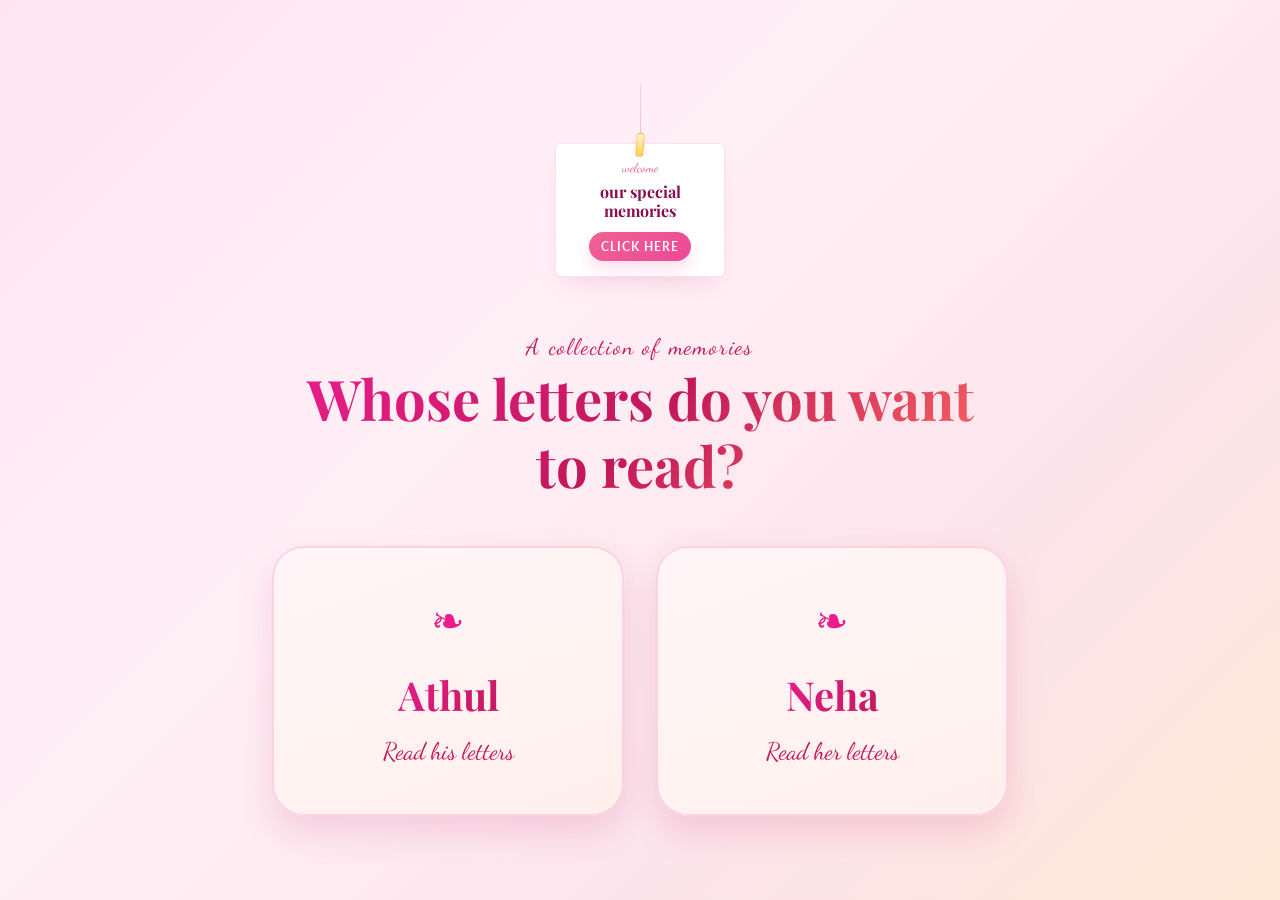
<file: main.html>
<!doctype html>
<html lang="en">
  <head>
    <meta charset="UTF-8" />
    <title>Letters Hub 💕</title>
    <meta name="viewport" content="width=device-width, initial-scale=1" />
    <meta name="theme-color" content="#ffe4f0" />
    <link rel="preconnect" href="https://fonts.googleapis.com" />
    <link rel="preconnect" href="https://fonts.gstatic.com" crossorigin />
    <link href="https://fonts.googleapis.com/css2?family=Playfair+Display:ital,wght@0,400;0,700;1,400&family=Dancing+Script:wght@400;700&family=Lato:wght@300;400&display=swap" rel="stylesheet" />
    <link rel="stylesheet" href="./style.css" />
    <link rel="stylesheet" href="./main.css" />
  </head>
  <body>
    <div class="floating-hearts" aria-hidden="true">
      <span>💕</span><span>💖</span><span>💗</span><span>💓</span>
      <span>💞</span><span>💕</span><span>💖</span><span>💗</span>
    </div>

    <div class="hub-container">
      <div class="hanging-card-wrapper" aria-label="Special memories keepsake">
        <div class="suspension-wire"></div>
        <div class="keepsake-card">
          <div class="clothespin"></div>
          <div class="keepsake-card-content">
            <span class="keepsake-label">welcome</span>
            <p class="keepsake-title">our special memories</p>
            <a href="memories.html" class="keepsake-btn">Click Here</a>
          </div>
        </div>
      </div>

      <div class="hero-title">
        <p class="subtitle fade-in-down">A collection of memories</p>
        <h1 class="main-title fade-in-up">Whose letters do you want to read?</h1>
      </div>

      <div class="cards-wrapper fade-in-up-delay">
        <a href="letters.html?user=athul" class="hub-card">
          <div class="card-deco">❧</div>
          <h2>Athul</h2>
          <p>Read his letters</p>
        </a>

        <a href="letters.html?user=her" class="hub-card">
          <div class="card-deco">❧</div>
          <h2>Neha</h2>
          <p>Read her letters</p>
        </a>
      </div>
    </div>
  </body>
</html>
</file>
<file: style.css>
/* ===== IMPORTS & RESET ===== */
*, *::before, *::after { box-sizing: border-box; margin: 0; padding: 0; }
html, body {
  height: 100%;
  font-family: "Lato", sans-serif;
}
body {
  display: flex;
  flex-direction: column;
  align-items: center;
  justify-content: center;
  gap: 1.5rem;
  min-height: 100vh;
  background: linear-gradient(135deg, #ffe4f0 0%, #fff0f6 40%, #fce4ec 70%, #ffe8d6 100%);
  overflow-x: hidden;
  position: relative;
}
/* ===== HERO TITLE ===== */
.hero-title {
  text-align: center;
  z-index: 2;
  padding: 0 1rem;
}
.subtitle {
  font-family: "Dancing Script", cursive;
  font-size: clamp(1rem, 3vw, 1.4rem);
  color: #c2185b;
  letter-spacing: 0.08em;
  margin-bottom: 0.25rem;
  opacity: 0;
  animation: fadeInDown 1s ease forwards 0.3s;
}
.main-title {
  font-family: "Playfair Display", serif;
  font-size: clamp(2rem, 6vw, 3.5rem);
  background: linear-gradient(135deg, #e91e8c, #c2185b, #ff6f61);
  -webkit-background-clip: text;
  -webkit-text-fill-color: transparent;
  background-clip: text;
  line-height: 1.2;
  opacity: 0;
  animation: fadeInUp 1s ease forwards 0.6s;
}
/* ===== CAROUSEL ===== */
.scene, .a3d { display: grid; }
.scene {
  overflow: hidden;
  perspective: 35em;
  mask: linear-gradient(90deg, #0000, red 20% 80%, #0000);
  width: min(100vw, 1200px);
}
.a3d {
  place-self: center;
  transform-style: preserve-3d;
  animation: ry 32s linear infinite;
}
@keyframes ry { to { rotate: y 1turn; } }
.card {
  --w: 17.5em;
  --ba: 1turn/var(--n);
  grid-area: 1/1;
  width: var(--w);
  aspect-ratio: 7/10;
  object-fit: cover;
  border-radius: 1.5em;
  backface-visibility: hidden;
  transform: rotatey(calc(var(--i)*var(--ba))) translatez(calc(-1*(.5*var(--w) + .5em)/tan(.5*var(--ba))));
  box-shadow: 0 8px 32px rgba(194, 24, 91, 0.18);
  transition: filter 0.3s;
}
@media (prefers-reduced-motion: reduce) { .a3d { animation-duration: 128s; } }
/* ===== CTA BUTTON ===== */
.cta-wrapper {
  display: flex;
  flex-direction: column;
  align-items: center;
  gap: 0.7rem;
  z-index: 2;
  opacity: 0;
  animation: fadeInUp 1s ease forwards 1.2s;
}
.cta-hint {
  font-family: "Dancing Script", cursive;
  font-size: 1.1rem;
  color: #ad1457;
  opacity: 0.85;
}
.open-btn {
  display: flex;
  align-items: center;
  gap: 0.6rem;
  padding: 0.85rem 2.2rem;
  background: linear-gradient(135deg, #e91e8c, #c2185b);
  color: white;
  font-family: "Playfair Display", serif;
  font-size: 1.1rem;
  font-style: italic;
  border: none;
  border-radius: 50px;
  cursor: pointer;
  box-shadow: 0 6px 28px rgba(233, 30, 140, 0.38);
  transition: transform 0.2s, box-shadow 0.2s;
  position: relative;
  overflow: hidden;
}
.open-btn::after {
  content: "";
  position: absolute;
  inset: 0;
  background: linear-gradient(135deg, rgba(255,255,255,0.15), transparent);
  border-radius: inherit;
}
.open-btn:hover { transform: translateY(-3px) scale(1.04); box-shadow: 0 10px 36px rgba(233,30,140,0.48); }
.open-btn:active { transform: translateY(0); }
.btn-heart { font-size: 1.3rem; animation: heartbeat 1.6s ease infinite; }
@keyframes heartbeat {
  0%, 100% { transform: scale(1); }
  14% { transform: scale(1.2); }
  28% { transform: scale(1); }
  42% { transform: scale(1.12); }
  70% { transform: scale(1); }
}
/* ===== FLOATING HEARTS ===== */
.floating-hearts {
  position: fixed;
  top: 0; left: 0;
  width: 100%; height: 100%;
  pointer-events: none;
  z-index: 0;
  overflow: hidden;
}
.floating-hearts span {
  position: absolute;
  bottom: -60px;
  font-size: clamp(1rem, 3vw, 2rem);
  opacity: 0;
  animation: floatUp 8s ease-in infinite;
}
.floating-hearts span:nth-child(1)  { left: 8%;  animation-delay: 0s;    animation-duration: 7s;  font-size: 1.2rem; }
.floating-hearts span:nth-child(2)  { left: 18%; animation-delay: 1.5s;  animation-duration: 9s;  font-size: 1.6rem; }
.floating-hearts span:nth-child(3)  { left: 32%; animation-delay: 3s;    animation-duration: 8s;  font-size: 1rem; }
.floating-hearts span:nth-child(4)  { left: 48%; animation-delay: 0.8s;  animation-duration: 11s; font-size: 1.4rem; }
.floating-hearts span:nth-child(5)  { left: 62%; animation-delay: 2.2s;  animation-duration: 7.5s; font-size: 1.8rem; }
.floating-hearts span:nth-child(6)  { left: 75%; animation-delay: 4s;    animation-duration: 9.5s; font-size: 1.1rem; }
.floating-hearts span:nth-child(7)  { left: 85%; animation-delay: 1s;    animation-duration: 10s; font-size: 1.5rem; }
.floating-hearts span:nth-child(8)  { left: 93%; animation-delay: 3.5s;  animation-duration: 8.5s; font-size: 1.2rem; }
@keyframes floatUp {
  0%   { opacity: 0; transform: translateY(0) rotate(0deg); }
  10%  { opacity: 0.8; }
  90%  { opacity: 0.4; }
  100% { opacity: 0; transform: translateY(-110vh) rotate(25deg); }
}
/* ===== MODAL ===== */
.modal-overlay {
  position: fixed;
  inset: 0;
  background: rgba(100, 0, 50, 0.45);
  backdrop-filter: blur(8px);
  -webkit-backdrop-filter: blur(8px);
  display: flex;
  align-items: center;
  justify-content: center;
  z-index: 100;
  opacity: 0;
  pointer-events: none;
  transition: opacity 0.35s ease;
  padding: 1rem;
}
.modal-overlay.active {
  opacity: 1;
  pointer-events: all;
}
.modal-box {
  background: linear-gradient(160deg, #fff5f8, #fff0ec);
  border-radius: 2rem;
  padding: 2.5rem 2rem 2rem;
  width: min(480px, 96vw);
  box-shadow: 0 24px 80px rgba(194, 24, 91, 0.25);
  position: relative;
  transform: scale(0.8) translateY(40px);
  transition: transform 0.4s cubic-bezier(0.34, 1.56, 0.64, 1);
  text-align: center;
  border: 1.5px solid rgba(233, 30, 140, 0.12);
}
.modal-overlay.active .modal-box {
  transform: scale(1) translateY(0);
}
.modal-deco {
  font-size: 3rem;
  margin-bottom: 0.5rem;
  animation: bounce 1s ease infinite alternate;
}
@keyframes bounce { from { transform: translateY(0); } to { transform: translateY(-8px); } }
.modal-title {
  font-family: "Playfair Display", serif;
  font-size: 1.7rem;
  color: #880e4f;
  margin-bottom: 0.4rem;
}
.modal-subtitle {
  font-family: "Dancing Script", cursive;
  font-size: 1.15rem;
  color: #c2185b;
  margin-bottom: 1.4rem;
}
.birthday-form { display: flex; flex-direction: column; gap: 1rem; }
.form-row {
  display: flex;
  gap: 0.75rem;
  justify-content: center;
}
.form-group {
  display: flex;
  flex-direction: column;
  align-items: flex-start;
  gap: 0.35rem;
  flex: 1;
}
.form-group label {
  font-size: 0.78rem;
  font-weight: 600;
  text-transform: uppercase;
  letter-spacing: 0.06em;
  color: #ad1457;
}
.form-group input,
.form-group select {
  width: 100%;
  padding: 0.65rem 0.75rem;
  border: 2px solid #f48fb1;
  border-radius: 0.75rem;
  font-size: 1rem;
  font-family: "Lato", sans-serif;
  background: rgba(255,255,255,0.85);
  color: #4a0030;
  outline: none;
  transition: border-color 0.2s, box-shadow 0.2s;
  appearance: textfield;
  -moz-appearance: textfield;
}
.form-group input::-webkit-inner-spin-button,
.form-group input::-webkit-outer-spin-button { -webkit-appearance: none; }
.form-group input:focus,
.form-group select:focus {
  border-color: #e91e8c;
  box-shadow: 0 0 0 4px rgba(233, 30, 140, 0.12);
}
.form-error {
  color: #c62828;
  font-size: 0.88rem;
  min-height: 1.2rem;
  font-style: italic;
}
.submit-btn {
  margin-top: 0.5rem;
  padding: 0.9rem 2rem;
  background: linear-gradient(135deg, #e91e8c, #c2185b);
  color: white;
  font-family: "Playfair Display", serif;
  font-size: 1.05rem;
  font-style: italic;
  border: none;
  border-radius: 50px;
  cursor: pointer;
  box-shadow: 0 4px 20px rgba(233,30,140,0.35);
  transition: transform 0.2s, box-shadow 0.2s;
}
.submit-btn:hover { transform: translateY(-2px); box-shadow: 0 8px 28px rgba(233,30,140,0.45); }
.modal-close {
  position: absolute;
  top: 1rem; right: 1rem;
  background: rgba(194,24,91,0.1);
  border: none;
  color: #c2185b;
  font-size: 1rem;
  width: 2rem; height: 2rem;
  border-radius: 50%;
  cursor: pointer;
  transition: background 0.2s;
}
.modal-close:hover { background: rgba(194,24,91,0.2); }
/* ===== KEYFRAME ANIMATIONS ===== */
@keyframes fadeInDown {
  from { opacity: 0; transform: translateY(-20px); }
  to   { opacity: 1; transform: translateY(0); }
}
@keyframes fadeInUp {
  from { opacity: 0; transform: translateY(30px); }
  to   { opacity: 1; transform: translateY(0); }
}
</file>
<file: main.css>
/* ===== HUB PAGE SPECIFIC ===== */
.hub-container {
  display: flex;
  flex-direction: column;
  align-items: center;
  justify-content: center;
  gap: 3rem;
  z-index: 2;
  padding: 2rem;
  width: 100%;
  max-width: 800px;
}

.hanging-card-wrapper {
  display: flex;
  flex-direction: column;
  align-items: center;
  margin-bottom: 0.5rem;
  animation: swingPendulum 4.5s ease-in-out infinite alternate;
  transform-origin: top center;
}

.suspension-wire {
  width: 1px;
  height: 60px;
  background: linear-gradient(to bottom, rgba(251, 207, 232, 0.95), rgba(244, 114, 182, 0.45));
  position: relative;
}

.suspension-wire::after {
  content: "";
  position: absolute;
  bottom: 0;
  left: 50%;
  transform: translateX(-50%);
  width: 6px;
  height: 6px;
  border-radius: 50%;
  background: #fff;
  border: 1px solid rgba(244, 114, 182, 0.35);
}

.keepsake-card {
  position: relative;
  width: 170px;
  background: #fff;
  border: 1px solid rgba(244, 114, 182, 0.22);
  border-radius: 0.35rem;
  box-shadow: 0 12px 24px -10px rgba(194, 24, 91, 0.16);
  padding: 1rem 0.8rem 0.9rem;
  margin-top: -1px;
}

.clothespin {
  position: absolute;
  top: -0.7rem;
  left: 50%;
  transform: translateX(-50%) rotate(4deg);
  width: 8px;
  height: 24px;
  border-radius: 0.2rem;
  background: linear-gradient(180deg, #fef3c7, #fcd34d);
  border: 1px solid rgba(180, 83, 9, 0.2);
  box-shadow: 0 2px 6px rgba(180, 83, 9, 0.1);
}

.keepsake-card-content {
  display: flex;
  flex-direction: column;
  align-items: center;
  text-align: center;
  gap: 0.4rem;
}

.keepsake-label {
  font-family: "Dancing Script", cursive;
  font-size: 0.8rem;
  color: #f06292;
}

.keepsake-title {
  font-family: "Playfair Display", serif;
  font-size: 1rem;
  color: #880e4f;
  font-weight: 700;
  margin: 0;
  line-height: 1.2;
}

.keepsake-btn {
  margin-top: 0.35rem;
  padding: 0.5rem 0.8rem;
  border-radius: 999px;
  background: linear-gradient(135deg, #f06292, #ec4899);
  color: #fff;
  text-decoration: none;
  font-size: 0.72rem;
  font-weight: 700;
  letter-spacing: 0.08em;
  text-transform: uppercase;
  transition: transform 0.2s ease, box-shadow 0.2s ease;
  box-shadow: 0 8px 16px rgba(236, 72, 153, 0.18);
}

.keepsake-btn:hover {
  transform: translateY(-2px);
  box-shadow: 0 10px 22px rgba(236, 72, 153, 0.22);
}

@keyframes swingPendulum {
  0% {
    transform: rotate(-4deg);
  }
  100% {
    transform: rotate(4deg);
  }
}

.cards-wrapper {
  display: flex;
  flex-direction: row;
  gap: 2rem;
  width: 100%;
  justify-content: center;
  opacity: 0;
  animation: fadeInUp 1s ease forwards 0.8s;
}

@media (max-width: 600px) {
  .cards-wrapper {
    flex-direction: column;
  }
}

.hub-card {
  flex: 1;
  background: linear-gradient(160deg, #fff5f8, #fff0ec);
  border: 2px solid rgba(233, 30, 140, 0.15);
  border-radius: 2rem;
  padding: 3rem 2rem;
  text-align: center;
  text-decoration: none;
  color: #880e4f;
  box-shadow: 0 15px 35px rgba(194, 24, 91, 0.15);
  transition: transform 0.3s ease, box-shadow 0.3s ease, border-color 0.3s ease;
  cursor: pointer;
  display: flex;
  flex-direction: column;
  align-items: center;
  gap: 1rem;
}

.hub-card:hover {
  transform: translateY(-10px);
  box-shadow: 0 25px 50px rgba(194, 24, 91, 0.25);
  border-color: rgba(233, 30, 140, 0.4);
}

.card-deco {
  font-size: 2.5rem;
  color: #e91e8c;
  margin-bottom: 0.5rem;
}

.hub-card h2 {
  font-family: "Playfair Display", serif;
  font-size: 2.5rem;
  background: linear-gradient(135deg, #e91e8c, #c2185b);
  -webkit-background-clip: text;
  -webkit-text-fill-color: transparent;
  background-clip: text;
}

.hub-card p {
  font-family: "Dancing Script", cursive;
  font-size: 1.5rem;
  color: #c2185b;
}

.fade-in-up-delay {
  opacity: 0;
  animation: fadeInUp 1s ease forwards 0.8s;
}
</file>
